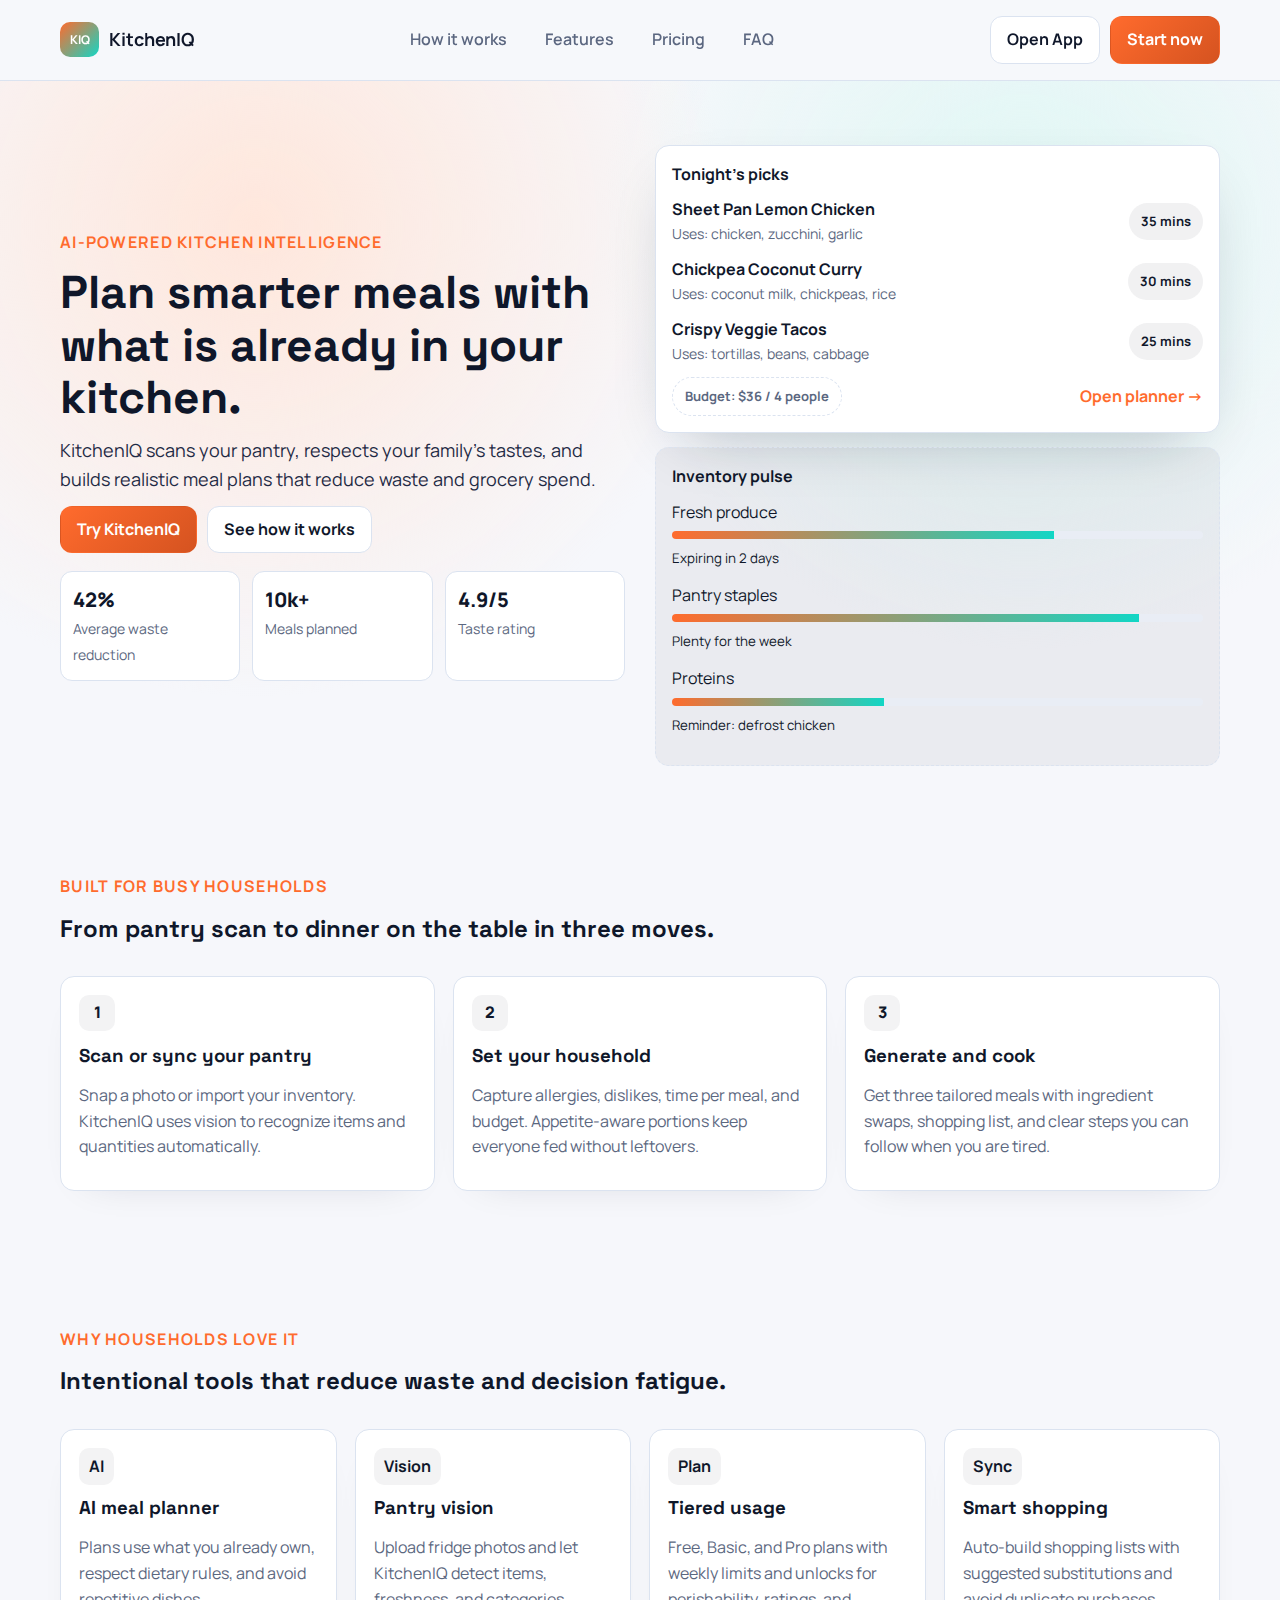
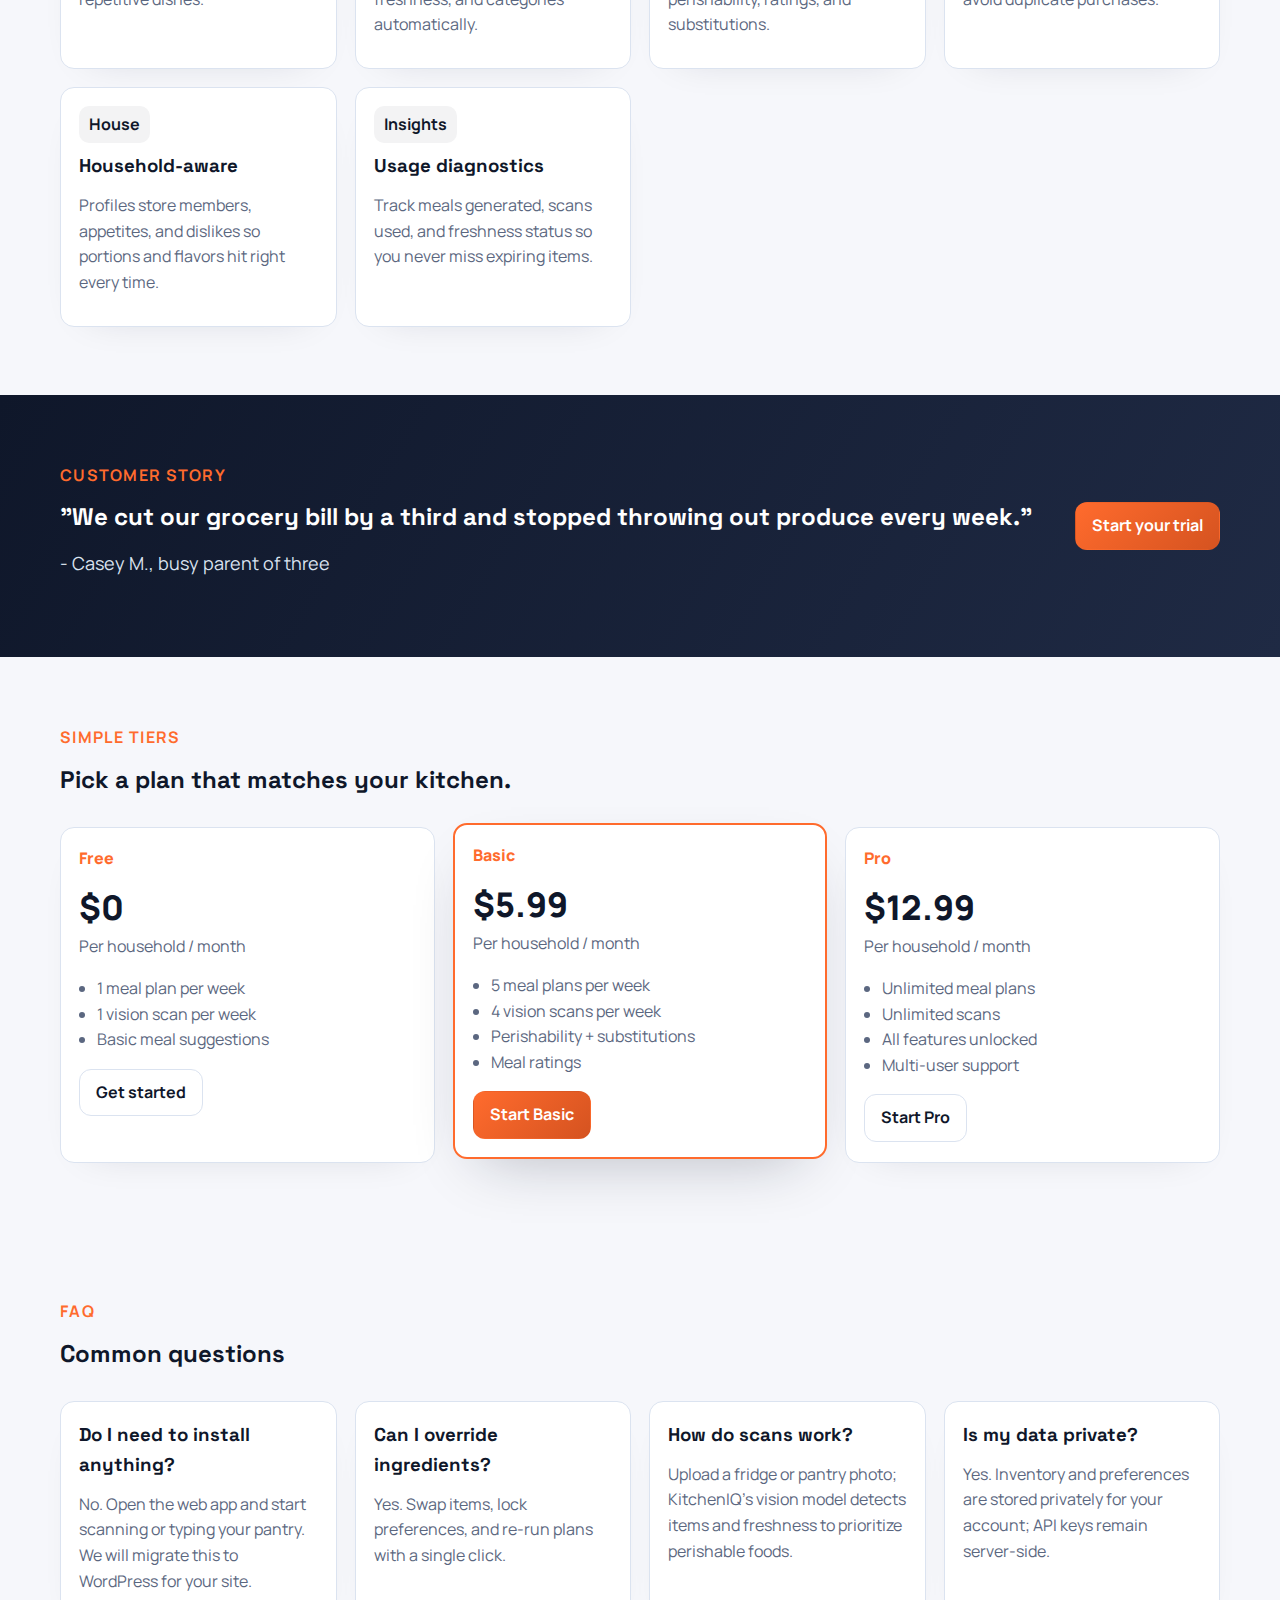
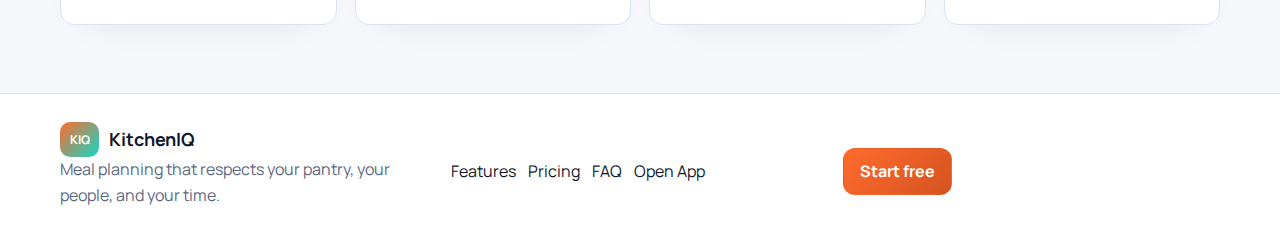
<file: landing/index.html>
<!DOCTYPE html>
<html lang="en">
<head>
  <meta charset="UTF-8" />
  <meta name="viewport" content="width=device-width, initial-scale=1.0" />
  <title>KitchenIQ | AI Meal Planning That Uses What You Already Have</title>
  <link rel="preconnect" href="https://fonts.googleapis.com">
  <link rel="preconnect" href="https://fonts.gstatic.com" crossorigin>
  <link href="https://fonts.googleapis.com/css2?family=Manrope:wght@400;600;700&family=Space+Grotesk:wght@500;700&display=swap" rel="stylesheet">
  <link rel="stylesheet" href="style.css" />
</head>
<body class="page-landing">
  <header class="site-header">
    <div class="container flex-between">
      <div class="brand">
        <span class="brand-mark">KIQ</span>
        <span class="brand-name">KitchenIQ</span>
      </div>
      <nav class="nav">
        <a href="#how" class="nav-link">How it works</a>
        <a href="#features" class="nav-link">Features</a>
        <a href="#pricing" class="nav-link">Pricing</a>
        <a href="#faq" class="nav-link">FAQ</a>
      </nav>
      <div class="cta-group">
        <a class="btn ghost" href="app.html">Open App</a>
        <a class="btn solid" href="#pricing">Start now</a>
      </div>
    </div>
  </header>

  <main>
    <section class="hero">
      <div class="container hero-grid">
        <div class="hero-copy">
          <p class="eyebrow">AI-powered kitchen intelligence</p>
          <h1>Plan smarter meals with what is already in your kitchen.</h1>
          <p class="lede">KitchenIQ scans your pantry, respects your family's tastes, and builds realistic meal plans that reduce waste and grocery spend.</p>
          <div class="cta-group">
            <a class="btn solid" href="app.html">Try KitchenIQ</a>
            <a class="btn ghost" href="#how">See how it works</a>
          </div>
          <div class="hero-metrics">
            <div class="metric">
              <span class="metric-value">42%</span>
              <span class="metric-label">Average waste reduction</span>
            </div>
            <div class="metric">
              <span class="metric-value">10k+</span>
              <span class="metric-label">Meals planned</span>
            </div>
            <div class="metric">
              <span class="metric-value">4.9/5</span>
              <span class="metric-label">Taste rating</span>
            </div>
          </div>
        </div>
        <div class="hero-panel">
          <div class="panel-card">
            <div class="panel-header">Tonight's picks</div>
            <ul class="meal-list">
              <li>
                <div>
                  <div class="meal-title">Sheet Pan Lemon Chicken</div>
                  <div class="meal-meta">Uses: chicken, zucchini, garlic</div>
                </div>
                <span class="pill">35 mins</span>
              </li>
              <li>
                <div>
                  <div class="meal-title">Chickpea Coconut Curry</div>
                  <div class="meal-meta">Uses: coconut milk, chickpeas, rice</div>
                </div>
                <span class="pill">30 mins</span>
              </li>
              <li>
                <div>
                  <div class="meal-title">Crispy Veggie Tacos</div>
                  <div class="meal-meta">Uses: tortillas, beans, cabbage</div>
                </div>
                <span class="pill">25 mins</span>
              </li>
            </ul>
            <div class="panel-footer">
              <div class="pill pill-ghost">Budget: $36 / 4 people</div>
              <a class="link" href="app.html">Open planner -></a>
            </div>
          </div>
          <div class="panel-card ghost">
            <div class="panel-header">Inventory pulse</div>
            <div class="inventory-bars">
              <div class="bar">
                <span>Fresh produce</span>
                <div class="bar-track"><span style="width:72%"></span></div>
                <small>Expiring in 2 days</small>
              </div>
              <div class="bar">
                <span>Pantry staples</span>
                <div class="bar-track"><span style="width:88%"></span></div>
                <small>Plenty for the week</small>
              </div>
              <div class="bar">
                <span>Proteins</span>
                <div class="bar-track"><span style="width:40%"></span></div>
                <small>Reminder: defrost chicken</small>
              </div>
            </div>
          </div>
        </div>
      </div>
    </section>

    <section id="how" class="section steps">
      <div class="container">
        <div class="section-header">
          <p class="eyebrow">Built for busy households</p>
          <h2>From pantry scan to dinner on the table in three moves.</h2>
        </div>
        <div class="steps-grid">
          <div class="step-card">
            <div class="step-number">1</div>
            <h3>Scan or sync your pantry</h3>
            <p>Snap a photo or import your inventory. KitchenIQ uses vision to recognize items and quantities automatically.</p>
          </div>
          <div class="step-card">
            <div class="step-number">2</div>
            <h3>Set your household</h3>
            <p>Capture allergies, dislikes, time per meal, and budget. Appetite-aware portions keep everyone fed without leftovers.</p>
          </div>
          <div class="step-card">
            <div class="step-number">3</div>
            <h3>Generate and cook</h3>
            <p>Get three tailored meals with ingredient swaps, shopping list, and clear steps you can follow when you are tired.</p>
          </div>
        </div>
      </div>
    </section>

    <section id="features" class="section features">
      <div class="container">
        <div class="section-header">
          <p class="eyebrow">Why households love it</p>
          <h2>Intentional tools that reduce waste and decision fatigue.</h2>
        </div>
        <div class="feature-grid">
          <div class="feature-card">
            <div class="icon-chip">AI</div>
            <h3>AI meal planner</h3>
            <p>Plans use what you already own, respect dietary rules, and avoid repetitive dishes.</p>
          </div>
          <div class="feature-card">
            <div class="icon-chip">Vision</div>
            <h3>Pantry vision</h3>
            <p>Upload fridge photos and let KitchenIQ detect items, freshness, and categories automatically.</p>
          </div>
          <div class="feature-card">
            <div class="icon-chip">Plan</div>
            <h3>Tiered usage</h3>
            <p>Free, Basic, and Pro plans with weekly limits and unlocks for perishability, ratings, and substitutions.</p>
          </div>
          <div class="feature-card">
            <div class="icon-chip">Sync</div>
            <h3>Smart shopping</h3>
            <p>Auto-build shopping lists with suggested substitutions and avoid duplicate purchases.</p>
          </div>
          <div class="feature-card">
            <div class="icon-chip">House</div>
            <h3>Household-aware</h3>
            <p>Profiles store members, appetites, and dislikes so portions and flavors hit right every time.</p>
          </div>
          <div class="feature-card">
            <div class="icon-chip">Insights</div>
            <h3>Usage diagnostics</h3>
            <p>Track meals generated, scans used, and freshness status so you never miss expiring items.</p>
          </div>
        </div>
      </div>
    </section>

    <section class="section testimonial">
      <div class="container testimonial-card">
        <div>
          <p class="eyebrow">Customer story</p>
          <h2>"We cut our grocery bill by a third and stopped throwing out produce every week."</h2>
          <p class="lede">- Casey M., busy parent of three</p>
        </div>
        <a class="btn solid" href="#pricing">Start your trial</a>
      </div>
    </section>

    <section id="pricing" class="section pricing">
      <div class="container">
        <div class="section-header">
          <p class="eyebrow">Simple tiers</p>
          <h2>Pick a plan that matches your kitchen.</h2>
        </div>
        <div class="pricing-grid">
          <div class="price-card">
            <div class="price-badge">Free</div>
            <div class="price-main">$0</div>
            <p class="price-note">Per household / month</p>
            <ul>
              <li>1 meal plan per week</li>
              <li>1 vision scan per week</li>
              <li>Basic meal suggestions</li>
            </ul>
            <a class="btn ghost" href="app.html">Get started</a>
          </div>
          <div class="price-card featured">
            <div class="price-badge">Basic</div>
            <div class="price-main">$5.99</div>
            <p class="price-note">Per household / month</p>
            <ul>
              <li>5 meal plans per week</li>
              <li>4 vision scans per week</li>
              <li>Perishability + substitutions</li>
              <li>Meal ratings</li>
            </ul>
            <a class="btn solid" href="app.html">Start Basic</a>
          </div>
          <div class="price-card">
            <div class="price-badge">Pro</div>
            <div class="price-main">$12.99</div>
            <p class="price-note">Per household / month</p>
            <ul>
              <li>Unlimited meal plans</li>
              <li>Unlimited scans</li>
              <li>All features unlocked</li>
              <li>Multi-user support</li>
            </ul>
            <a class="btn ghost" href="app.html">Start Pro</a>
          </div>
        </div>
      </div>
    </section>

    <section id="faq" class="section faq">
      <div class="container">
        <div class="section-header">
          <p class="eyebrow">FAQ</p>
          <h2>Common questions</h2>
        </div>
        <div class="faq-grid">
          <div class="faq-item">
            <h3>Do I need to install anything?</h3>
            <p>No. Open the web app and start scanning or typing your pantry. We will migrate this to WordPress for your site.</p>
          </div>
          <div class="faq-item">
            <h3>Can I override ingredients?</h3>
            <p>Yes. Swap items, lock preferences, and re-run plans with a single click.</p>
          </div>
          <div class="faq-item">
            <h3>How do scans work?</h3>
            <p>Upload a fridge or pantry photo; KitchenIQ's vision model detects items and freshness to prioritize perishable foods.</p>
          </div>
          <div class="faq-item">
            <h3>Is my data private?</h3>
            <p>Yes. Inventory and preferences are stored privately for your account; API keys remain server-side.</p>
          </div>
        </div>
      </div>
    </section>
  </main>

  <footer class="site-footer">
    <div class="container footer-grid">
      <div>
        <div class="brand"><span class="brand-mark">KIQ</span><span class="brand-name">KitchenIQ</span></div>
        <p class="footer-copy">Meal planning that respects your pantry, your people, and your time.</p>
      </div>
      <div class="footer-links">
        <a href="#features">Features</a>
        <a href="#pricing">Pricing</a>
        <a href="#faq">FAQ</a>
        <a href="app.html">Open App</a>
      </div>
      <div class="footer-cta">
        <a class="btn solid" href="app.html">Start free</a>
      </div>
    </div>
  </footer>
</body>
</html>
</file>
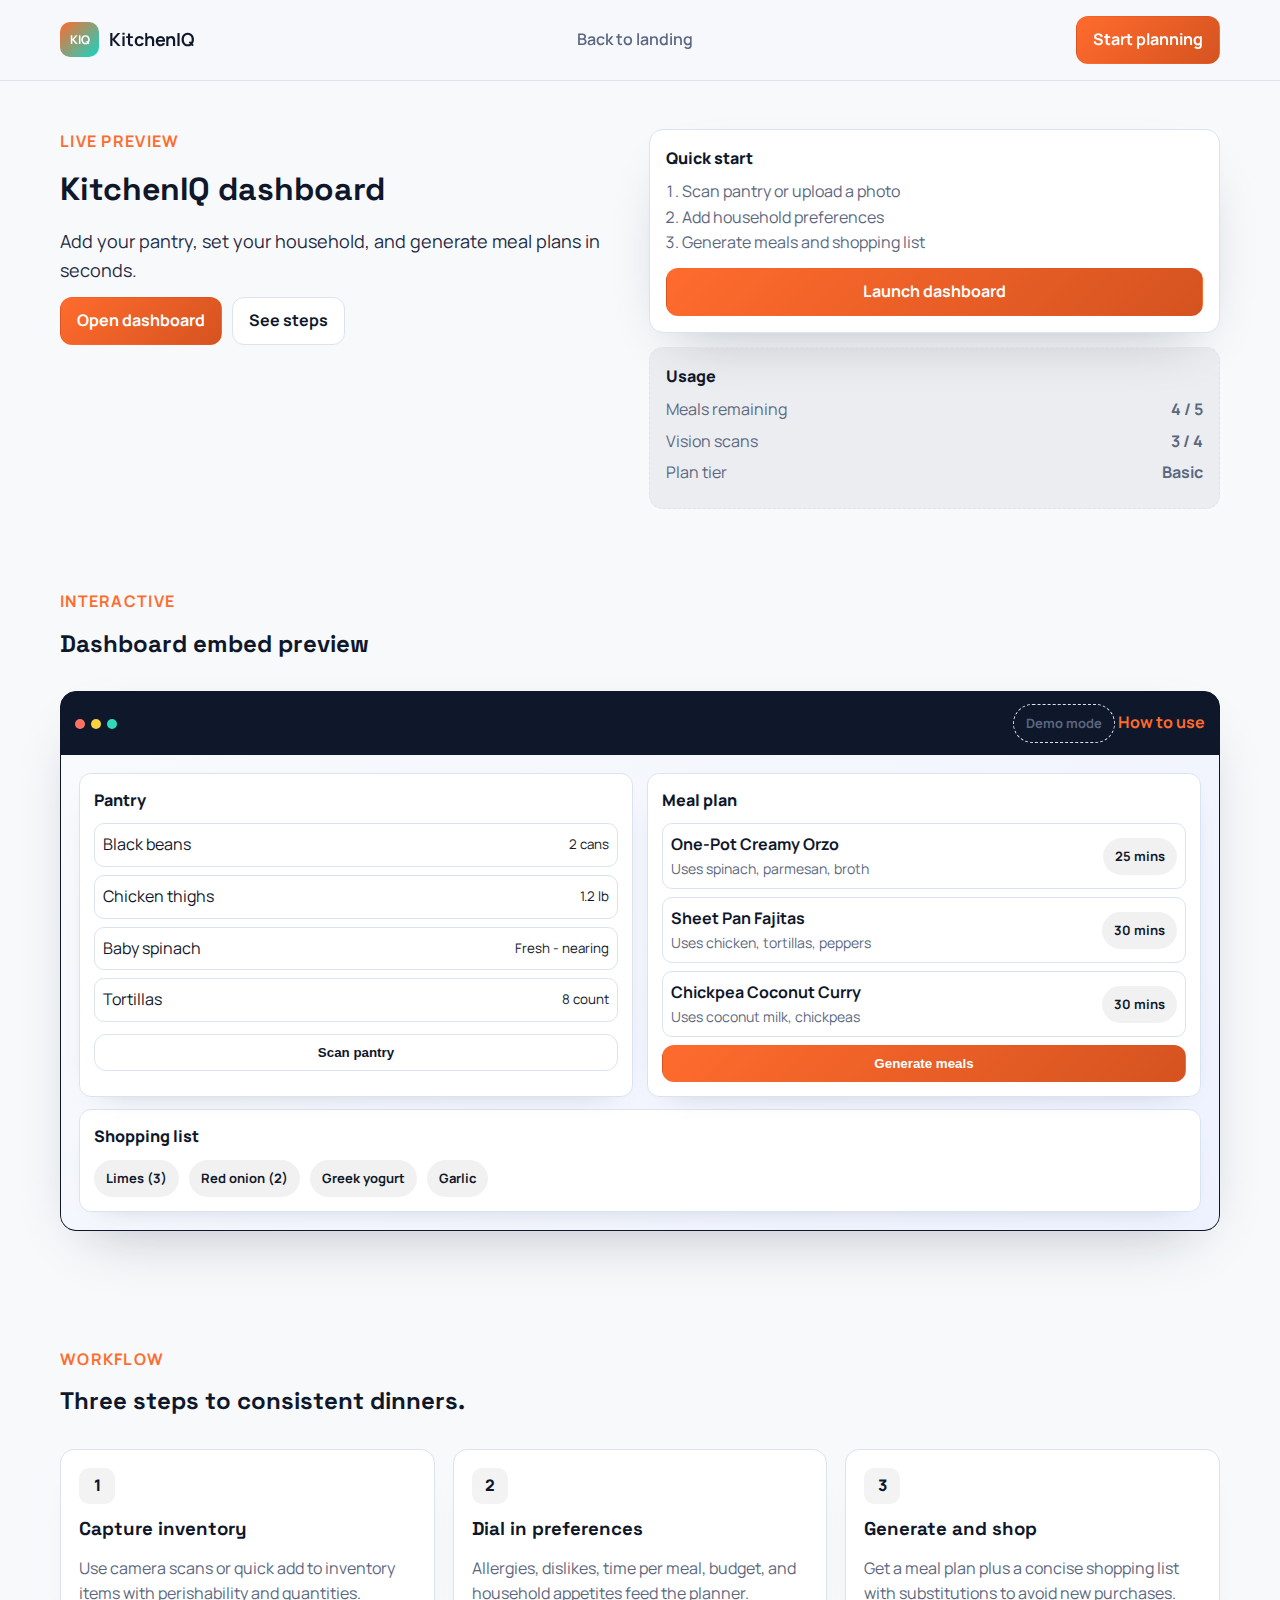
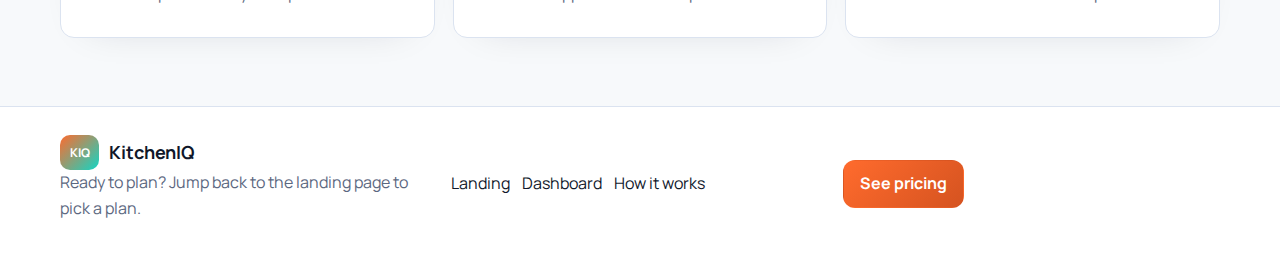
<file: landing/app.html>
<!DOCTYPE html>
<html lang="en">
<head>
  <meta charset="UTF-8" />
  <meta name="viewport" content="width=device-width, initial-scale=1.0" />
  <title>KitchenIQ App | Plan Meals</title>
  <link rel="preconnect" href="https://fonts.googleapis.com">
  <link rel="preconnect" href="https://fonts.gstatic.com" crossorigin>
  <link href="https://fonts.googleapis.com/css2?family=Manrope:wght@400;600;700&family=Space+Grotesk:wght@500;700&display=swap" rel="stylesheet">
  <link rel="stylesheet" href="style.css" />
</head>
<body class="page-app">
  <header class="site-header">
    <div class="container flex-between">
      <div class="brand">
        <span class="brand-mark">KIQ</span>
        <span class="brand-name">KitchenIQ</span>
      </div>
      <nav class="nav">
        <a href="index.html" class="nav-link">Back to landing</a>
      </nav>
      <div class="cta-group">
        <a class="btn solid" href="#start">Start planning</a>
      </div>
    </div>
  </header>

  <main class="app-main">
    <section class="app-hero" id="start">
      <div class="container app-grid">
        <div>
          <p class="eyebrow">Live preview</p>
          <h1>KitchenIQ dashboard</h1>
          <p class="lede">Add your pantry, set your household, and generate meal plans in seconds.</p>
          <div class="cta-group">
            <a class="btn solid" href="#dashboard">Open dashboard</a>
            <a class="btn ghost" href="#how">See steps</a>
          </div>
        </div>
        <div class="app-panel">
          <div class="app-card">
            <div class="app-card-header">Quick start</div>
            <ol class="app-steps">
              <li>Scan pantry or upload a photo</li>
              <li>Add household preferences</li>
              <li>Generate meals and shopping list</li>
            </ol>
            <a class="btn solid full" href="#dashboard">Launch dashboard</a>
          </div>
          <div class="app-card ghost">
            <div class="app-card-header">Usage</div>
            <div class="usage-row">
              <span>Meals remaining</span>
              <strong>4 / 5</strong>
            </div>
            <div class="usage-row">
              <span>Vision scans</span>
              <strong>3 / 4</strong>
            </div>
            <div class="usage-row">
              <span>Plan tier</span>
              <strong>Basic</strong>
            </div>
          </div>
        </div>
      </div>
    </section>

    <section class="app-dashboard" id="dashboard">
      <div class="container">
        <div class="section-header">
          <p class="eyebrow">Interactive</p>
          <h2>Dashboard embed preview</h2>
        </div>
        <div class="iframe-shell">
          <div class="iframe-toolbar">
            <div class="dots"><span></span><span></span><span></span></div>
            <div class="toolbar-actions">
              <span class="pill pill-ghost">Demo mode</span>
              <a class="link" href="#how">How to use</a>
            </div>
          </div>
          <div class="iframe-body">
            <div class="grid two">
              <div class="card">
                <div class="card-header">Pantry</div>
                <ul class="list">
                  <li><span>Black beans</span><small>2 cans</small></li>
                  <li><span>Chicken thighs</span><small>1.2 lb</small></li>
                  <li><span>Baby spinach</span><small>Fresh - nearing</small></li>
                  <li><span>Tortillas</span><small>8 count</small></li>
                </ul>
                <button class="btn ghost full">Scan pantry</button>
              </div>
              <div class="card">
                <div class="card-header">Meal plan</div>
                <div class="meal">
                  <div>
                    <div class="meal-title">One-Pot Creamy Orzo</div>
                    <div class="meal-meta">Uses spinach, parmesan, broth</div>
                  </div>
                  <span class="pill">25 mins</span>
                </div>
                <div class="meal">
                  <div>
                    <div class="meal-title">Sheet Pan Fajitas</div>
                    <div class="meal-meta">Uses chicken, tortillas, peppers</div>
                  </div>
                  <span class="pill">30 mins</span>
                </div>
                <div class="meal">
                  <div>
                    <div class="meal-title">Chickpea Coconut Curry</div>
                    <div class="meal-meta">Uses coconut milk, chickpeas</div>
                  </div>
                  <span class="pill">30 mins</span>
                </div>
                <button class="btn solid full">Generate meals</button>
              </div>
            </div>
            <div class="card wide">
              <div class="card-header">Shopping list</div>
              <div class="chips">
                <span class="pill">Limes (3)</span>
                <span class="pill">Red onion (2)</span>
                <span class="pill">Greek yogurt</span>
                <span class="pill">Garlic</span>
              </div>
            </div>
          </div>
        </div>
      </div>
    </section>

    <section class="section steps" id="how">
      <div class="container">
        <div class="section-header">
          <p class="eyebrow">Workflow</p>
          <h2>Three steps to consistent dinners.</h2>
        </div>
        <div class="steps-grid">
          <div class="step-card">
            <div class="step-number">1</div>
            <h3>Capture inventory</h3>
            <p>Use camera scans or quick add to inventory items with perishability and quantities.</p>
          </div>
          <div class="step-card">
            <div class="step-number">2</div>
            <h3>Dial in preferences</h3>
            <p>Allergies, dislikes, time per meal, budget, and household appetites feed the planner.</p>
          </div>
          <div class="step-card">
            <div class="step-number">3</div>
            <h3>Generate and shop</h3>
            <p>Get a meal plan plus a concise shopping list with substitutions to avoid new purchases.</p>
          </div>
        </div>
      </div>
    </section>
  </main>

  <footer class="site-footer">
    <div class="container footer-grid">
      <div>
        <div class="brand"><span class="brand-mark">KIQ</span><span class="brand-name">KitchenIQ</span></div>
        <p class="footer-copy">Ready to plan? Jump back to the landing page to pick a plan.</p>
      </div>
      <div class="footer-links">
        <a href="index.html">Landing</a>
        <a href="#dashboard">Dashboard</a>
        <a href="#how">How it works</a>
      </div>
      <div class="footer-cta">
        <a class="btn solid" href="index.html#pricing">See pricing</a>
      </div>
    </div>
  </footer>
</body>
</html>
</file>
<file: landing/style.css>
@import url('https://fonts.googleapis.com/css2?family=Manrope:wght@400;600;700&family=Space+Grotesk:wght@500;700&display=swap');

:root {
  --ink: #0f172a;
  --ink-soft: #1f2a44;
  --muted: #5b6780;
  --bg: #f6f7fb;
  --surface: #ffffff;
  --surface-ghost: #0f172a0d;
  --accent: #ff6b2d;
  --accent-2: #12d6c5;
  --accent-dark: #d55320;
  --border: #dbe3f0;
  --shadow: 0 24px 60px -28px rgba(15, 23, 42, 0.3);
  --radius: 14px;
}

*,
*::before,
*::after {
  box-sizing: border-box;
}

body {
  margin: 0;
  font-family: 'Manrope', system-ui, -apple-system, sans-serif;
  color: var(--ink);
  background: var(--bg);
  line-height: 1.6;
}

h1, h2, h3, h4 {
  font-family: 'Space Grotesk', 'Manrope', system-ui, sans-serif;
  margin: 0 0 12px;
  color: var(--ink);
}

p { margin: 0 0 12px; color: var(--muted); }

a { color: inherit; text-decoration: none; }

.container {
  width: min(1160px, 94vw);
  margin: 0 auto;
}

.site-header {
  position: sticky;
  top: 0;
  z-index: 10;
  background: rgba(246,247,251,0.9);
  backdrop-filter: blur(10px);
  border-bottom: 1px solid var(--border);
}

.flex-between {
  display: flex;
  align-items: center;
  justify-content: space-between;
  gap: 18px;
  padding: 16px 0;
}

.brand {
  display: inline-flex;
  align-items: center;
  gap: 10px;
  font-weight: 700;
  font-size: 18px;
  letter-spacing: -0.01em;
}

.brand-mark {
  background: linear-gradient(135deg, var(--accent), var(--accent-2));
  color: #fff;
  padding: 8px 10px;
  border-radius: 10px;
  font-size: 12px;
  box-shadow: var(--shadow);
}

.nav {
  display: flex;
  gap: 18px;
  align-items: center;
  font-weight: 600;
}

.nav-link {
  color: var(--muted);
  padding: 8px 10px;
}

.nav-link:hover { color: var(--ink); }

.cta-group {
  display: flex;
  gap: 10px;
  align-items: center;
  flex-wrap: wrap;
}

.btn {
  display: inline-flex;
  align-items: center;
  justify-content: center;
  padding: 10px 16px;
  border-radius: 12px;
  font-weight: 700;
  border: 1px solid transparent;
  cursor: pointer;
  transition: transform 120ms ease, box-shadow 120ms ease, background 120ms ease;
}

.btn.solid {
  background: linear-gradient(135deg, var(--accent), var(--accent-dark));
  color: #fff;
  box-shadow: var(--shadow);
}

.btn.ghost {
  background: #fff;
  border-color: var(--border);
  color: var(--ink);
}

.btn.full { width: 100%; }

.btn:hover { transform: translateY(-1px); }

.hero {
  padding: 64px 0 40px;
  background: radial-gradient(circle at 20% 20%, #ffe7dc, transparent 40%), radial-gradient(circle at 80% 20%, #dff7f4, transparent 36%), var(--bg);
}

.hero-grid {
  display: grid;
  grid-template-columns: repeat(auto-fit, minmax(300px, 1fr));
  gap: 30px;
  align-items: center;
}

.hero-copy h1 {
  font-size: clamp(32px, 6vw, 46px);
  line-height: 1.15;
}

.eyebrow {
  text-transform: uppercase;
  letter-spacing: 0.08em;
  font-weight: 700;
  color: var(--accent);
  margin-bottom: 10px;
}

.lede {
  font-size: 18px;
  color: var(--ink-soft);
}

.hero-metrics {
  display: grid;
  grid-template-columns: repeat(auto-fit, minmax(120px, 1fr));
  gap: 12px;
  margin-top: 18px;
}

.metric {
  background: #fff;
  border: 1px solid var(--border);
  border-radius: 12px;
  padding: 12px;
}

.metric-value {
  font-weight: 800;
  display: block;
  font-size: 20px;
}

.metric-label { color: var(--muted); font-size: 14px; }

.hero-panel {
  display: grid;
  gap: 14px;
}

.panel-card {
  background: #fff;
  border: 1px solid var(--border);
  border-radius: var(--radius);
  box-shadow: var(--shadow);
  padding: 16px;
}

.panel-card.ghost {
  background: var(--surface-ghost);
  border-style: dashed;
  box-shadow: none;
}

.panel-header {
  font-weight: 700;
  margin-bottom: 10px;
  display: flex;
  align-items: center;
  justify-content: space-between;
}

.meal-list {
  list-style: none;
  padding: 0;
  margin: 0;
  display: grid;
  gap: 12px;
}

.meal-list li {
  display: flex;
  justify-content: space-between;
  gap: 12px;
  align-items: center;
}

.meal-title { font-weight: 700; }
.meal-meta { color: var(--muted); font-size: 14px; }

.panel-footer {
  margin-top: 12px;
  display: flex;
  justify-content: space-between;
  align-items: center;
}

.pill {
  display: inline-flex;
  align-items: center;
  gap: 6px;
  padding: 8px 12px;
  background: #0f172a0f;
  color: var(--ink);
  border-radius: 999px;
  font-weight: 700;
  font-size: 13px;
}

.pill-ghost {
  background: transparent;
  border: 1px dashed var(--border);
  color: var(--muted);
}

.inventory-bars .bar {
  margin-bottom: 12px;
}

.bar-track {
  background: #e9edf5;
  border-radius: 12px;
  overflow: hidden;
  height: 8px;
  margin: 6px 0;
}

.bar-track span {
  display: block;
  height: 100%;
  background: linear-gradient(90deg, var(--accent), var(--accent-2));
}

.section {
  padding: 68px 0;
}

.section-header {
  max-width: 720px;
  margin-bottom: 28px;
}

.steps-grid,
.feature-grid,
.pricing-grid,
.faq-grid {
  display: grid;
  gap: 18px;
  grid-template-columns: repeat(auto-fit, minmax(220px, 1fr));
}

.step-card,
.feature-card,
.price-card,
.faq-item {
  background: #fff;
  border: 1px solid var(--border);
  border-radius: var(--radius);
  padding: 18px;
  box-shadow: 0 14px 40px -30px rgba(15, 23, 42, 0.2);
}

.step-number {
  width: 36px;
  height: 36px;
  border-radius: 10px;
  background: var(--surface-ghost);
  display: inline-flex;
  align-items: center;
  justify-content: center;
  font-weight: 800;
  margin-bottom: 10px;
}

.icon-chip {
  display: inline-flex;
  padding: 6px 10px;
  background: var(--surface-ghost);
  border-radius: 10px;
  font-weight: 700;
  margin-bottom: 8px;
}

.testimonial {
  background: linear-gradient(120deg, #0f172a, #1f2a44);
  color: #fff;
}

.testimonial-card {
  display: flex;
  align-items: center;
  justify-content: space-between;
  gap: 18px;
}

.testimonial h2 { color: #fff; }
.testimonial .lede { color: #dbe3f0; }

.pricing-grid {
  grid-template-columns: repeat(auto-fit, minmax(240px, 1fr));
}

.price-card {
  position: relative;
}

.price-card.featured {
  border: 2px solid var(--accent);
  box-shadow: var(--shadow);
  transform: translateY(-4px);
}

.price-badge {
  font-weight: 800;
  color: var(--accent);
  margin-bottom: 8px;
}

.price-main {
  font-size: 34px;
  font-weight: 800;
}

.price-note { color: var(--muted); }
.price-card ul { padding-left: 18px; color: var(--muted); }

.faq-grid { grid-template-columns: repeat(auto-fit, minmax(260px, 1fr)); }

.site-footer {
  border-top: 1px solid var(--border);
  padding: 28px 0;
  background: #fff;
}

.footer-grid {
  display: grid;
  grid-template-columns: repeat(auto-fit, minmax(200px, 1fr));
  gap: 14px;
  align-items: center;
}

.footer-links {
  display: flex;
  gap: 12px;
  flex-wrap: wrap;
}

.footer-copy { color: var(--muted); }

/* App page */
.app-main { background: #f7f9fb; }
.app-hero { padding: 48px 0 32px; }

.app-grid {
  display: grid;
  grid-template-columns: repeat(auto-fit, minmax(280px, 1fr));
  gap: 18px;
  align-items: start;
}

.app-panel { display: grid; gap: 14px; }

.app-card {
  background: #fff;
  border: 1px solid var(--border);
  border-radius: var(--radius);
  padding: 16px;
  box-shadow: var(--shadow);
}

.app-card.ghost {
  border-style: dashed;
  box-shadow: none;
  background: var(--surface-ghost);
}

.app-card-header {
  font-weight: 800;
  margin-bottom: 8px;
}

.app-steps {
  margin: 0 0 12px;
  padding-left: 16px;
  color: var(--muted);
}

.usage-row {
  display: flex;
  justify-content: space-between;
  margin: 6px 0;
  color: var(--muted);
}

.app-dashboard {
  padding: 48px 0;
}

.iframe-shell {
  background: #0f172a;
  border-radius: 16px;
  overflow: hidden;
  box-shadow: var(--shadow);
  border: 1px solid #0f172a;
}

.iframe-toolbar {
  display: flex;
  align-items: center;
  justify-content: space-between;
  padding: 12px 14px;
  background: #0f172a;
  color: #dbe3f0;
}

.dots span {
  display: inline-block;
  width: 10px;
  height: 10px;
  border-radius: 50%;
  margin-right: 6px;
  background: #ff7262;
}
.dots span:nth-child(2) { background: #f6d23f; }
.dots span:nth-child(3) { background: #2fdab8; }

.iframe-body {
  background: linear-gradient(145deg, #f8fafc, #eef2ff);
  padding: 18px;
}

.grid.two {
  display: grid;
  grid-template-columns: repeat(auto-fit, minmax(260px, 1fr));
  gap: 14px;
}

.card {
  background: #fff;
  border: 1px solid var(--border);
  border-radius: 12px;
  padding: 14px;
  box-shadow: 0 10px 30px -24px rgba(15,23,42,0.4);
}

.card.wide { margin-top: 12px; }

.card-header {
  font-weight: 800;
  margin-bottom: 10px;
}

.list {
  list-style: none;
  padding: 0;
  margin: 0 0 12px;
  display: grid;
  gap: 8px;
}

.list li {
  display: flex;
  justify-content: space-between;
  align-items: center;
  padding: 8px;
  border: 1px solid var(--border);
  border-radius: 10px;
}

.meal {
  display: flex;
  justify-content: space-between;
  align-items: center;
  padding: 8px;
  border: 1px solid var(--border);
  border-radius: 10px;
  margin-bottom: 8px;
}

.chips {
  display: flex;
  flex-wrap: wrap;
  gap: 10px;
}

.link { color: var(--accent); font-weight: 700; }

@media (max-width: 768px) {
  .flex-between { flex-wrap: wrap; }
  .hero { padding-top: 32px; }
  .panel-card { order: 2; }
  .hero-copy { order: 1; }
  .iframe-body { padding: 12px; }
}
</file>
